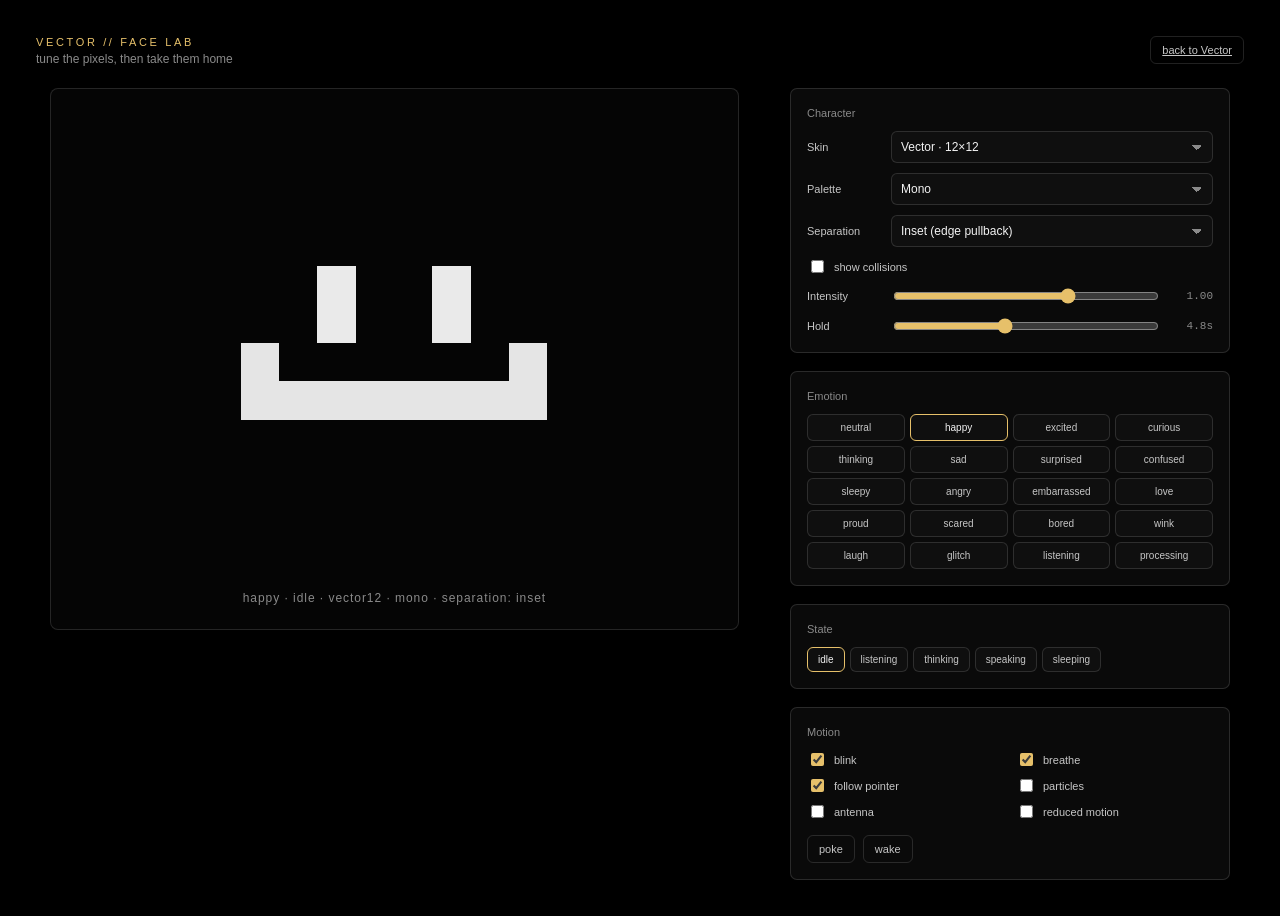
<file: web/lab.html>
<!doctype html>
<html lang="en" data-theme="mono">
<head>
  <meta charset="utf-8" />
  <meta name="viewport" content="width=device-width, initial-scale=1" />
  <title>Vector — Face Lab</title>
  <link rel="icon" href="favicon.svg" type="image/svg+xml" />
  <link rel="stylesheet" href="css/app.css" />
  <link rel="stylesheet" href="css/lab.css" />
</head>
<body class="lab-body">
  <header class="lab-head">
    <div>
      <div class="lab-title">VECTOR // FACE LAB</div>
      <div class="lab-sub">tune the pixels, then take them home</div>
    </div>
    <a class="ghost-btn" href="index.html">back to Vector</a>
  </header>

  <main class="lab-main">
    <section class="lab-stage">
      <div class="character-wrap lab-character-wrap" id="lab-character-wrap">
        <div class="character-glow" id="lab-glow" aria-hidden="true"></div>
        <canvas id="lab-character" width="256" height="256" aria-label="Character preview"></canvas>
      </div>
      <div class="lab-status" id="lab-status">neutral · idle</div>
    </section>

    <aside class="lab-panel">
      <section class="lab-section">
        <div class="section-title">Character</div>
        <div class="lab-row">
          <label class="field-label" for="lab-skin">Skin</label>
          <select id="lab-skin">
            <option value="vector12">Vector · 12×12</option>
            <option value="lumen16">Lumen · 16×16</option>
            <option value="moss14">MOSS · 14×14</option>
          </select>
        </div>
        <div class="lab-row">
          <label class="field-label" for="lab-palette">Palette</label>
          <select id="lab-palette">
            <option value="mono">Mono</option>
            <option value="mint">Mint</option>
            <option value="paper">Paper</option>
          </select>
        </div>
        <div class="lab-row">
          <label class="field-label" for="lab-separation">Separation</label>
          <select id="lab-separation">
            <option value="inset">Inset (edge pullback)</option>
            <option value="gap">Background gap</option>
            <option value="trim">Trim pixels</option>
            <option value="off">Off</option>
          </select>
        </div>
        <div class="lab-row">
          <label class="lab-check"><input id="lab-collisions" type="checkbox" /> show collisions</label>
        </div>
        <div class="lab-row">
          <label class="field-label" for="lab-intensity">Intensity</label>
          <input id="lab-intensity" type="range" min="0.2" max="1.4" step="0.05" value="1" />
          <span class="range-value" id="lab-intensity-value">1.00</span>
        </div>
        <div class="lab-row">
          <label class="field-label" for="lab-duration">Hold</label>
          <input id="lab-duration" type="range" min="0" max="12000" step="500" value="4800" />
          <span class="range-value" id="lab-duration-value">4.8s</span>
        </div>
      </section>

      <section class="lab-section">
        <div class="section-title">Emotion</div>
        <div class="lab-grid" id="lab-emotions"></div>
      </section>

      <section class="lab-section">
        <div class="section-title">State</div>
        <div class="lab-chips" id="lab-states">
          <button type="button" data-state="idle" class="choice active">idle</button>
          <button type="button" data-state="listening" class="choice">listening</button>
          <button type="button" data-state="thinking" class="choice">thinking</button>
          <button type="button" data-state="speaking" class="choice">speaking</button>
          <button type="button" data-state="sleeping" class="choice">sleeping</button>
        </div>
      </section>

      <section class="lab-section">
        <div class="section-title">Motion</div>
        <div class="lab-toggles">
          <label class="lab-check"><input id="lab-blink" type="checkbox" checked /> blink</label>
          <label class="lab-check"><input id="lab-breathe" type="checkbox" checked /> breathe</label>
          <label class="lab-check"><input id="lab-follow" type="checkbox" checked /> follow pointer</label>
          <label class="lab-check"><input id="lab-particles" type="checkbox" /> particles</label>
          <label class="lab-check"><input id="lab-antenna" type="checkbox" /> antenna</label>
          <label class="lab-check"><input id="lab-reduced" type="checkbox" /> reduced motion</label>
        </div>
        <div class="lab-actions">
          <button class="ghost-btn" id="lab-poke" type="button">poke</button>
          <button class="ghost-btn" id="lab-wake" type="button">wake</button>
        </div>
      </section>
    </aside>
  </main>

  <script type="module" src="js/lab.js"></script>
</body>
</html>
</file>
<file: web/css/app.css>
/* ==========================================================================
   Vector 2 — one stage, one face, one line.
   Flat, monochrome, quiet. The character is the only animated thing.
   ========================================================================== */

:root {
  --font-ui: Arial, "Helvetica Neue", system-ui, -apple-system, sans-serif;
  --font-mono: ui-monospace, "SFMono-Regular", "Cascadia Code", "Roboto Mono", Menlo, Consolas, monospace;
  --ease: cubic-bezier(.2, .7, .2, 1);
  --fast: 140ms var(--ease);
  --slow: 260ms var(--ease);
  --radius: 7px;
  --ui-scale: 1;
  --face-scale: 1;
  --base-face: clamp(220px, 42vmin, 400px);
  --character-size: calc(var(--base-face) * var(--face-scale) * var(--ui-scale));
  --text-reply: calc(clamp(20px, 2.7vmin, 31px) * var(--ui-scale));
  --text-meta: calc(10px * var(--ui-scale));
  --text-small: calc(11px * var(--ui-scale));
  --text-ui: calc(12px * var(--ui-scale));
  --note-font: var(--font-ui);
  --note-font-size: 15px;
  --note-ink: #2b2118;
}

:root,
:root[data-theme="mono"],
:root[data-theme="ink"] {
  --bg: #000000;
  --bg-2: #050505;
  --panel: #0a0a0a;
  --panel-2: #0f0f0f;
  --panel-3: #151515;
  --line: rgba(255, 255, 255, .13);
  --line-strong: rgba(255, 255, 255, .28);
  --text: #f2f2f2;
  --text-2: #c6c6c6;
  --muted: #8a8a8a;
  --accent: #e6c06a;
  --accent-2: #f2f2f2;
  --accent-soft: rgba(230, 192, 106, .09);
  --pink: #c98b8b;
  --blue: #9db8c8;
  --danger: #e07a7a;
  --danger-soft: rgba(224, 122, 122, .09);
  --shadow: none;
  --glow: transparent;
  --bg-glow: transparent;
  --selection: rgba(230, 192, 106, .22);
}

:root[data-theme="mint"] {
  --bg: #050d0b;
  --bg-2: #071512;
  --panel: #0a1a17;
  --panel-2: #0e2320;
  --panel-3: #12302a;
  --line: rgba(125, 255, 196, .15);
  --line-strong: rgba(125, 255, 196, .32);
  --text: #dcfff3;
  --text-2: #a9d3c7;
  --muted: #6e968b;
  --accent: #7dffc4;
  --accent-2: #ffd166;
  --accent-soft: rgba(125, 255, 196, .1);
  --pink: #ff8fa3;
  --blue: #7ad7ff;
  --danger: #ff6b6b;
  --danger-soft: rgba(255, 107, 107, .1);
  --selection: rgba(125, 255, 196, .24);
}

:root[data-theme="paper"] {
  --bg: #f3ecdf;
  --bg-2: #ece2d1;
  --panel: #fbf6ec;
  --panel-2: #f4eadb;
  --panel-3: #ece0cd;
  --line: rgba(58, 42, 30, .15);
  --line-strong: rgba(58, 42, 30, .3);
  --text: #2b2118;
  --text-2: #544436;
  --muted: #857363;
  --accent: #b04a32;
  --accent-2: #2d7f74;
  --accent-soft: rgba(176, 74, 50, .08);
  --pink: #cf5f76;
  --blue: #3b7896;
  --danger: #b9382f;
  --danger-soft: rgba(185, 56, 47, .08);
  --selection: rgba(176, 74, 50, .16);
}

* {
  box-sizing: border-box;
}

html,
body {
  height: 100%;
  margin: 0;
}

body {
  background: var(--bg);
  color: var(--text);
  font-family: var(--font-ui);
  overflow: hidden;
  -webkit-font-smoothing: antialiased;
  text-rendering: optimizeLegibility;
}

::selection {
  background: var(--selection);
}

button,
input,
select,
textarea {
  font: inherit;
  color: inherit;
}

button {
  cursor: pointer;
}

button:focus-visible,
input:focus-visible,
select:focus-visible,
textarea:focus-visible,
[tabindex]:focus-visible {
  outline: 1px solid var(--accent);
  outline-offset: 3px;
}

[hidden] {
  display: none !important;
}

.svg-sprite {
  position: absolute;
  width: 0;
  height: 0;
  overflow: hidden;
}

.app {
  position: fixed;
  inset: 0;
}

.stage {
  position: relative;
  height: 100dvh;
  width: 100%;
  display: flex;
  flex-direction: column;
  align-items: center;
  justify-content: flex-end;
  padding: clamp(16px, 2.6vw, 36px);
  overflow: hidden;
}

/* --------------------------------------------------------------------------
   Corners
   -------------------------------------------------------------------------- */

.corner {
  position: absolute;
  top: clamp(14px, 2.4vh, 24px);
  display: flex;
  align-items: center;
  gap: 4px;
  z-index: 6;
}

.top-left {
  left: clamp(14px, 2.4vw, 24px);
}

.top-right {
  right: clamp(14px, 2.4vw, 24px);
}

body:not([data-experience="study"]) .study-only,
body:not([data-experience="study"]) .notes-layer {
  display: none !important;
}

.study-menu {
  position: absolute;
  top: calc(clamp(14px, 2.4vh, 24px) + calc(40px * var(--ui-scale)));
  right: clamp(14px, 2.4vw, 24px);
  z-index: 25;
  display: flex;
  flex-direction: column;
  min-width: 176px;
  padding: 6px;
  border: 1px solid var(--line);
  border-radius: 8px;
  background: var(--panel);
  box-shadow: var(--shadow);
}

.study-menu[hidden] {
  display: none;
}

.study-menu button {
  display: flex;
  align-items: center;
  gap: 9px;
  border: 0;
  border-radius: 5px;
  background: transparent;
  color: var(--text-2);
  padding: 8px 10px;
  text-align: left;
  font-size: var(--text-ui);
}

.study-menu button:hover {
  background: var(--accent-soft);
  color: var(--text);
}

.study-menu svg {
  width: 15px;
  height: 15px;
  fill: none;
  stroke: currentColor;
  stroke-width: 1.7;
  stroke-linecap: round;
  stroke-linejoin: round;
  opacity: .8;
}

.icon-btn {
  position: relative;
  width: calc(34px * var(--ui-scale));
  height: calc(34px * var(--ui-scale));
  display: grid;
  place-items: center;
  border: 0;
  border-radius: 6px;
  background: transparent;
  color: var(--muted);
  opacity: .42;
  transition: opacity .2s var(--ease), color .2s var(--ease), background .2s var(--ease);
}

.icon-btn:hover,
.icon-btn:focus-visible {
  opacity: 1;
  color: var(--text);
  background: var(--accent-soft);
}

.icon-btn svg {
  width: 17px;
  height: 17px;
  fill: none;
  stroke: currentColor;
  stroke-width: 1.7;
  stroke-linecap: round;
  stroke-linejoin: round;
}

.icon-btn.small {
  width: calc(28px * var(--ui-scale));
  height: calc(28px * var(--ui-scale));
}

.icon-btn.small svg {
  width: 14px;
  height: 14px;
}

body.idle .icon-btn {
  opacity: .16;
}

body.idle .icon-btn:hover,
body.idle .icon-btn:focus-visible {
  opacity: 1;
}

.text-btn {
  border: 0;
  background: transparent;
  color: var(--muted);
  font-size: var(--text-meta);
  letter-spacing: .12em;
  padding: 7px 8px;
  border-radius: 6px;
  opacity: .46;
  transition: opacity .2s var(--ease), color .2s var(--ease), background .2s var(--ease);
}

.text-btn:hover,
.text-btn:focus-visible {
  opacity: 1;
  color: var(--text);
  background: var(--accent-soft);
}

body.idle .text-btn {
  opacity: .16;
}

/* The mic is a plain status control: white when listening, gray when off. */
.mic-btn .icon-off {
  display: none;
}

.mic-btn[data-active="false"] .icon-on {
  display: none;
}

.mic-btn[data-active="false"] .icon-off {
  display: block;
}

.mic-btn[data-active="false"] {
  color: var(--muted);
  opacity: .66;
}

.mic-dot {
  position: absolute;
  top: 7px;
  right: 7px;
  width: 4px;
  height: 4px;
  border-radius: 50%;
  background: var(--muted);
  transition: background .2s var(--ease);
}

.mic-btn[data-active="true"] .mic-dot {
  background: var(--text);
}

.mic-btn[data-active="false"] .mic-dot {
  background: #5a5a5a;
}

/* --------------------------------------------------------------------------
   Center: character
   -------------------------------------------------------------------------- */

.center {
  position: absolute;
  left: 50%;
  top: 50%;
  transform: translate(-50%, -50%);
  display: flex;
  flex-direction: column;
  align-items: center;
  justify-content: center;
  gap: 10px;
  min-height: 0;
}

.character-wrap {
  position: relative;
  width: var(--character-size);
  height: var(--character-size);
  flex: 0 0 auto;
}

.character-glow {
  display: none;
  position: absolute;
  inset: 12%;
  border-radius: 50%;
  background: radial-gradient(circle, var(--face-glow, #ffffff) 0%, transparent 68%);
  opacity: .12;
  filter: blur(36px);
  transform: scale(1.1);
  pointer-events: none;
}

.character-wrap.glow .character-glow {
  display: block;
}

#character,
#lab-character {
  position: relative;
  display: block;
  width: 100%;
  height: 100%;
  image-rendering: pixelated;
  image-rendering: crisp-edges;
  cursor: pointer;
  user-select: none;
  -webkit-user-select: none;
  touch-action: manipulation;
}

.character-meta {
  display: flex;
  flex-direction: column;
  align-items: center;
  min-height: 0;
}

/* --------------------------------------------------------------------------
   Study notes
   -------------------------------------------------------------------------- */

.notes-layer {
  position: absolute;
  inset: 0;
  z-index: 4;
  overflow: hidden;
  pointer-events: none;
}

.note {
  --note-bg: #e8d8a8;
  position: absolute;
  display: flex;
  flex-direction: column;
  width: min(var(--note-width, 220px), calc(100vw - 24px));
  max-width: calc(100vw - 24px);
  border: 1px solid rgba(0, 0, 0, .16);
  border-radius: 4px;
  background: var(--note-bg);
  color: var(--note-ink);
  box-shadow: 0 7px 22px rgba(0, 0, 0, .18);
  font-family: var(--note-font);
  font-size: var(--note-font-size);
  line-height: 1.4;
  pointer-events: auto;
  overflow: hidden;
}

.note.amber { --note-bg: #e8d8a8; }
.note.mint { --note-bg: #cfe8d8; }
.note.rose { --note-bg: #e8cfd2; }
.note.paper { --note-bg: #ece2d1; }

.note.dragging {
  box-shadow: 0 14px 34px rgba(0, 0, 0, .26);
  opacity: .96;
}

.note-head {
  display: flex;
  align-items: center;
  gap: 1px;
  padding: 3px 4px 2px 7px;
  background: rgba(0, 0, 0, .045);
  cursor: grab;
  touch-action: none;
}

.note-head:active {
  cursor: grabbing;
}

.note-grip {
  flex: 1;
  height: 12px;
  opacity: .3;
  background-image: radial-gradient(currentColor 1px, transparent 1px);
  background-size: 5px 5px;
  background-position: 0 3px;
}

.note-btn {
  display: grid;
  width: 22px;
  height: 22px;
  place-items: center;
  border: 0;
  border-radius: 4px;
  background: transparent;
  color: inherit;
  opacity: .5;
  padding: 0;
}

.note-btn:hover,
.note-btn.active {
  background: rgba(0, 0, 0, .07);
  opacity: 1;
}

.note-btn svg {
  width: 13px;
  height: 13px;
  fill: none;
  stroke: currentColor;
  stroke-width: 1.8;
  stroke-linecap: round;
  stroke-linejoin: round;
}

.note-color {
  width: 18px;
  height: 18px;
}

.note-color span {
  width: 10px;
  height: 10px;
  border: 1px solid currentColor;
  border-radius: 50%;
  background: var(--note-bg);
  opacity: .8;
}

.note-body {
  width: 100%;
  min-height: 64px;
  max-height: 260px;
  border: 0;
  outline: 0;
  background: transparent;
  color: inherit;
  padding: 3px 10px 10px;
  font: inherit;
  line-height: 1.4;
  resize: none;
  overflow-y: auto;
}

.note-body::placeholder {
  color: inherit;
  opacity: .38;
}

.status-line {
  min-height: 1.1em;
  font-size: var(--text-small);
  color: var(--muted);
  opacity: 0;
  transition: opacity .25s var(--ease), color .25s var(--ease);
}

body[data-state="listening"] .status-line,
body[data-state="thinking"] .status-line,
body[data-state="speaking"] .status-line,
body[data-state="holding"] .status-line,
body[data-state="sleeping"] .status-line,
body[data-state="error"] .status-line {
  opacity: .7;
}

body[data-state="listening"] .status-line,
body[data-state="speaking"] .status-line {
  color: var(--text-2);
}

body[data-state="error"] .status-line {
  color: var(--danger);
  opacity: .95;
}

/* --------------------------------------------------------------------------
   Dock: one line
   -------------------------------------------------------------------------- */

.dock {
  position: relative;
  z-index: 5;
  width: min(840px, 100%);
  display: flex;
  flex-direction: column;
  align-items: center;
  gap: 6px;
  padding-bottom: clamp(6px, 1.8vh, 20px);
}

.hint {
  min-height: 1.2em;
  max-width: 72ch;
  font-size: var(--text-small);
  color: var(--muted);
  text-align: center;
  opacity: 0;
  transition: opacity .2s var(--ease);
}

.hint.show {
  opacity: .8;
}

.hint.danger {
  color: var(--danger);
  opacity: .95;
}

.text-stack {
  width: 100%;
  display: grid;
  place-items: center;
  min-height: calc(34px * var(--ui-scale));
}

#input,
.reply-text {
  width: 100%;
  max-width: min(74ch, 100%);
  padding: 5px 0;
  border: 0;
  outline: 0;
  background: transparent;
  color: var(--text);
  text-align: center;
  font-family: var(--font-ui);
  font-size: var(--text-reply);
  line-height: 1.38;
  letter-spacing: -.005em;
}

#input {
  resize: none;
  overflow-y: hidden;
  max-height: 34vh;
  caret-color: var(--accent);
}

#input::placeholder {
  color: var(--muted);
  opacity: .5;
}

#reply {
  width: 100%;
  max-width: min(74ch, 100%);
  display: flex;
  flex-direction: column;
  align-items: center;
  gap: 7px;
  cursor: pointer;
  max-height: 44vh;
}

.reply-text {
  white-space: pre-wrap;
  overflow-y: auto;
  max-height: 34vh;
  scrollbar-width: thin;
}

.reply-measure {
  position: absolute;
  left: -9999px;
  top: 0;
  max-height: none;
  overflow: visible;
  visibility: hidden;
  pointer-events: none;
}

#reply.streaming #reply-text::after {
  content: "";
  display: inline-block;
  width: .5ch;
  height: 1em;
  margin-left: .12em;
  background: var(--text-2);
  vertical-align: -.12em;
  animation: caret 1s steps(1) infinite;
}

.reply-foot {
  display: flex;
  align-items: center;
  justify-content: center;
  flex-wrap: wrap;
  gap: 7px;
  width: 100%;
  font-size: var(--text-meta);
  color: var(--muted);
}

.reply-foot[hidden] {
  display: none;
}

.reply-nav,
.reply-copy,
.reply-new {
  border: 0;
  background: transparent;
  color: var(--muted);
  padding: 2px 4px;
  font-size: var(--text-meta);
  line-height: 1;
  cursor: pointer;
}

.reply-nav {
  font-size: calc(15px * var(--ui-scale));
}

.reply-nav:hover,
.reply-copy:hover,
.reply-new:hover {
  color: var(--text);
}

.reply-nav:disabled {
  opacity: .3;
  cursor: default;
}

.reply-page {
  min-width: 4.2em;
  text-align: center;
  font-family: var(--font-mono);
}

.reply-dots {
  display: flex;
  align-items: center;
  gap: 4px;
}

.reply-dot {
  width: 5px;
  height: 5px;
  padding: 0;
  border: 0;
  border-radius: 50%;
  background: var(--line-strong);
  cursor: pointer;
}

.reply-dot.active {
  background: var(--accent);
}

.reply-new {
  color: var(--accent);
  animation: pulse 1.6s ease-in-out infinite;
}

.reply-actions {
  display: inline-flex;
  gap: 2px;
  margin-left: 4px;
}

.dock-meta {
  display: flex;
  align-items: center;
  justify-content: center;
  gap: 14px;
  min-height: calc(18px * var(--ui-scale));
  font-size: var(--text-meta);
  color: var(--muted);
  opacity: 0;
  transition: opacity .2s var(--ease);
}

.dock:hover .dock-meta,
.dock:focus-within .dock-meta {
  opacity: .7;
}

.modes {
  display: flex;
  align-items: center;
  gap: 8px;
}

.modes button {
  border: 0;
  background: transparent;
  color: var(--muted);
  padding: 1px 0;
  font-size: var(--text-meta);
  transition: color .2s var(--ease);
}

.modes button:hover {
  color: var(--text-2);
}

.modes button.active {
  color: var(--text);
}

.pending {
  color: var(--accent);
  max-width: 40ch;
  overflow: hidden;
  text-overflow: ellipsis;
  white-space: nowrap;
}

.send-hint {
  color: var(--muted);
}

/* --------------------------------------------------------------------------
   Generic buttons
   -------------------------------------------------------------------------- */

.ghost-btn,
.primary-btn {
  border-radius: 6px;
  border: 1px solid var(--line);
  background: transparent;
  color: var(--text-2);
  font-size: var(--text-small);
  padding: 7px 11px;
  transition: border-color .2s var(--ease), color .2s var(--ease), background .2s var(--ease);
}

.ghost-btn:hover {
  border-color: var(--line-strong);
  color: var(--text);
  background: var(--accent-soft);
}

.ghost-btn.danger {
  color: var(--danger);
}

.ghost-btn.danger:hover {
  border-color: var(--danger);
  background: var(--danger-soft);
}

.primary-btn {
  border-color: var(--accent);
  background: var(--accent);
  color: #0a0a0a;
  font-weight: 600;
  padding: 9px 15px;
}

.primary-btn:hover {
  filter: brightness(1.05);
}

.link-btn {
  border: 0;
  background: transparent;
  color: var(--muted);
  font-size: var(--text-small);
  padding: 4px 0;
  text-decoration: underline;
  text-underline-offset: 3px;
  text-decoration-color: var(--line-strong);
}

.link-btn:hover {
  color: var(--text);
}

/* --------------------------------------------------------------------------
   Backdrop and drawers
   -------------------------------------------------------------------------- */

.backdrop {
  position: fixed;
  inset: 0;
  z-index: 30;
  background: rgba(0, 0, 0, .45);
  opacity: 0;
  transition: opacity .22s var(--ease);
}

.backdrop.open {
  opacity: 1;
}

.drawer {
  position: fixed;
  top: 0;
  right: 0;
  z-index: 40;
  height: 100dvh;
  width: min(460px, 94vw);
  display: flex;
  flex-direction: column;
  background: var(--panel);
  border-left: 1px solid var(--line);
  transform: translateX(102%);
  transition: transform .26s var(--ease);
}

.drawer.open {
  transform: none;
}

.history-drawer {
  width: min(430px, 94vw);
}

.vocab-drawer {
  width: min(460px, 94vw);
}

.vocab-body {
  display: flex;
  flex-direction: column;
  gap: 14px;
}

.vocab-form {
  display: flex;
  flex-direction: column;
  gap: 8px;
  padding-bottom: 15px;
  border-bottom: 1px solid var(--line);
}

.vocab-form input,
.vocab-form textarea,
.vocab-tools input {
  width: 100%;
  border: 1px solid var(--line);
  border-radius: 6px;
  background: var(--panel-2);
  color: var(--text);
  padding: 8px 9px;
  font-size: var(--text-ui);
  font-family: var(--font-ui);
}

.vocab-form textarea {
  min-height: 42px;
  resize: vertical;
  line-height: 1.45;
}

.vocab-form input:focus,
.vocab-form textarea:focus,
.vocab-tools input:focus {
  border-color: var(--line-strong);
  outline: none;
}

.vocab-form-actions,
.vocab-tools {
  display: flex;
  align-items: center;
  gap: 8px;
}

.vocab-form-actions .primary-btn {
  flex: 0 0 auto;
}

.vocab-tools input {
  flex: 1;
  min-width: 0;
}

.vocab-count {
  flex: 0 0 auto;
  font-family: var(--font-mono);
  font-size: var(--text-meta);
  color: var(--muted);
}

.vocab-list {
  display: flex;
  flex-direction: column;
  gap: 8px;
}

.vocab-item {
  border: 1px solid var(--line);
  border-radius: 6px;
  background: var(--panel-2);
  padding: 9px 11px;
}

.vocab-item-head {
  display: flex;
  align-items: baseline;
  gap: 8px;
}

.vocab-term {
  font-size: var(--text-ui);
  font-weight: 600;
}

.vocab-lang,
.vocab-date {
  font-family: var(--font-mono);
  font-size: var(--text-meta);
  color: var(--muted);
}

.vocab-item-actions {
  display: flex;
  gap: 2px;
  margin-left: auto;
  opacity: .45;
  transition: opacity .2s var(--ease);
}

.vocab-item:hover .vocab-item-actions,
.vocab-item:focus-within .vocab-item-actions {
  opacity: 1;
}

.vocab-item-actions button {
  border: 0;
  background: transparent;
  color: var(--muted);
  padding: 1px 4px;
  font-size: var(--text-meta);
}

.vocab-item-actions button:hover {
  color: var(--text);
}

.vocab-meaning,
.vocab-example {
  margin-top: 4px;
  white-space: pre-wrap;
}

.vocab-meaning {
  color: var(--text-2);
  font-size: var(--text-small);
}

.vocab-example {
  color: var(--muted);
  font-size: var(--text-meta);
  font-style: italic;
}

.vocab-empty {
  display: none;
}

.vocab-empty.show {
  display: block;
}

.vocab-actions {
  margin-bottom: 15px;
}

.drawer-head {
  display: flex;
  align-items: flex-start;
  justify-content: space-between;
  gap: 12px;
  padding: 20px 20px 13px;
  border-bottom: 1px solid var(--line);
}

.drawer-title {
  font-size: calc(16px * var(--ui-scale));
  font-weight: 600;
}

.drawer-sub {
  margin-top: 3px;
  font-size: var(--text-small);
  color: var(--muted);
}

.head-actions {
  display: flex;
  align-items: center;
  gap: 2px;
}

.tabs {
  display: flex;
  flex-wrap: wrap;
  gap: 2px;
  padding: 10px 16px 0;
}

.tab {
  border: 0;
  border-bottom: 1px solid transparent;
  background: transparent;
  color: var(--muted);
  padding: 7px 8px;
  font-size: var(--text-small);
  transition: color .2s var(--ease), border-color .2s var(--ease);
}

.tab:hover {
  color: var(--text-2);
}

.tab.active {
  color: var(--text);
  border-bottom-color: var(--accent);
}

.drawer-body {
  flex: 1;
  overflow-y: auto;
  padding: 18px 20px 26px;
  scrollbar-width: thin;
}

.drawer-foot {
  display: flex;
  align-items: center;
  flex-wrap: wrap;
  gap: 8px;
  padding: 13px 16px;
  border-top: 1px solid var(--line);
}

.save-state {
  margin-left: auto;
  min-height: 1em;
  font-size: var(--text-meta);
  color: var(--muted);
  opacity: 0;
  transition: opacity .2s var(--ease);
}

.save-state.show {
  opacity: .8;
}

/* --------------------------------------------------------------------------
   Settings fields
   -------------------------------------------------------------------------- */

.section-title {
  margin: 2px 0 12px;
  font-size: var(--text-small);
  color: var(--muted);
}

.field {
  display: flex;
  flex-direction: column;
  gap: 6px;
  margin-bottom: 15px;
}

.field > label,
.field-label {
  font-size: var(--text-small);
  color: var(--text-2);
}

.field-row {
  display: flex;
  align-items: center;
  gap: 10px;
}

.field-row > * {
  min-width: 0;
}

input[type="text"],
input[type="number"],
input[type="password"],
select,
textarea.settings-input {
  width: 100%;
  border: 1px solid var(--line);
  border-radius: 6px;
  background: var(--panel-2);
  color: var(--text);
  padding: 8px 9px;
  font-size: var(--text-ui);
  transition: border-color .2s var(--ease);
}

input[type="text"]:focus,
input[type="number"]:focus,
input[type="password"]:focus,
select:focus,
textarea.settings-input:focus {
  border-color: var(--line-strong);
  outline: none;
}

select {
  appearance: none;
  background-image: linear-gradient(45deg, transparent 50%, var(--muted) 50%),
    linear-gradient(135deg, var(--muted) 50%, transparent 50%);
  background-position: calc(100% - 15px) 50%, calc(100% - 10px) 50%;
  background-size: 5px 5px, 5px 5px;
  background-repeat: no-repeat;
  padding-right: 28px;
}

option {
  background: var(--panel-2);
  color: var(--text);
}

input[type="range"] {
  width: 100%;
  accent-color: var(--accent);
}

.range-row {
  display: flex;
  align-items: center;
  gap: 10px;
}

.range-value {
  min-width: 42px;
  text-align: right;
  font-family: var(--font-mono);
  font-size: var(--text-small);
  color: var(--muted);
}

.hint-text {
  font-size: var(--text-small);
  line-height: 1.45;
  color: var(--muted);
}

.toggle {
  position: relative;
  display: inline-flex;
  align-items: center;
  cursor: pointer;
}

.toggle input {
  position: absolute;
  opacity: 0;
  width: 0;
  height: 0;
}

.toggle .track {
  width: 34px;
  height: 18px;
  border-radius: 999px;
  background: var(--panel-3);
  border: 1px solid var(--line);
  transition: background .2s var(--ease), border-color .2s var(--ease);
  display: inline-flex;
  align-items: center;
  padding: 2px;
}

.toggle .track span {
  width: 12px;
  height: 12px;
  border-radius: 50%;
  background: var(--muted);
  transition: transform .2s var(--ease), background .2s var(--ease);
}

.toggle input:checked + .track {
  border-color: var(--accent);
}

.toggle input:checked + .track span {
  transform: translateX(16px);
  background: var(--accent);
}

.toggle input:focus-visible + .track {
  outline: 1px solid var(--accent);
  outline-offset: 3px;
}

.inline-toggle {
  display: flex;
  align-items: center;
  justify-content: space-between;
  gap: 12px;
  padding: 4px 0;
}

.color-grid {
  display: grid;
  grid-template-columns: repeat(2, minmax(0, 1fr));
  gap: 8px;
}

.color-field {
  display: flex;
  align-items: center;
  justify-content: space-between;
  gap: 8px;
  padding: 6px 8px;
  border: 1px solid var(--line);
  border-radius: 6px;
  background: var(--panel-2);
  font-size: var(--text-small);
  color: var(--text-2);
}

.color-field input[type="color"] {
  width: 24px;
  height: 22px;
  padding: 0;
  border: 1px solid var(--line-strong);
  border-radius: 3px;
  background: transparent;
  cursor: pointer;
}

.facts {
  display: flex;
  flex-direction: column;
  gap: 5px;
  margin-top: 8px;
}

.fact {
  display: flex;
  align-items: center;
  justify-content: space-between;
  gap: 10px;
  padding: 7px 9px;
  border: 1px solid var(--line);
  border-radius: 6px;
  background: var(--panel-2);
  font-size: var(--text-small);
  color: var(--text-2);
}

.fact button {
  border: 0;
  background: transparent;
  color: var(--muted);
  font-size: 14px;
  line-height: 1;
}

.fact button:hover {
  color: var(--danger);
}

.fact-add {
  display: flex;
  gap: 6px;
  margin-top: 8px;
}

.fact-add input {
  flex: 1;
}

/* --------------------------------------------------------------------------
   History
   -------------------------------------------------------------------------- */

.history-list {
  flex: 1;
  overflow-y: auto;
  padding: 16px 20px 28px;
  display: flex;
  flex-direction: column;
  gap: 16px;
  scrollbar-width: thin;
}

.msg {
  display: flex;
  flex-direction: column;
  gap: 4px;
}

.msg.user {
  align-items: flex-end;
  text-align: right;
}

.msg-meta {
  display: flex;
  align-items: center;
  gap: 6px;
  font-size: var(--text-meta);
  color: var(--muted);
}

.msg-body {
  font-size: var(--text-ui);
  line-height: 1.5;
  color: var(--text);
  white-space: pre-wrap;
  overflow-wrap: anywhere;
}

.msg.user .msg-body {
  color: var(--accent);
}

.msg-emotions {
  display: flex;
  flex-wrap: wrap;
  gap: 4px;
}

.emotion-chip {
  border: 1px solid var(--line);
  border-radius: 4px;
  background: transparent;
  color: var(--muted);
  font-size: var(--text-meta);
  padding: 1px 6px;
  transition: color .2s var(--ease), border-color .2s var(--ease);
}

.emotion-chip:hover {
  color: var(--text);
  border-color: var(--line-strong);
}

.empty-state {
  padding: 48px 24px;
  text-align: center;
  font-size: var(--text-ui);
  color: var(--muted);
}

/* --------------------------------------------------------------------------
   Debug console
   -------------------------------------------------------------------------- */

.debug {
  position: fixed;
  inset: clamp(10px, 2vw, 26px);
  z-index: 60;
  background: #050505;
  border: 1px solid var(--line);
  border-radius: 8px;
  overflow: hidden;
}

.debug-window {
  display: flex;
  flex-direction: column;
  height: 100%;
  min-height: 0;
}

.debug-head {
  display: flex;
  align-items: center;
  justify-content: space-between;
  gap: 12px;
  padding: 10px 13px;
  border-bottom: 1px solid var(--line);
}

.debug-title {
  display: flex;
  align-items: center;
  gap: 8px;
  font-family: var(--font-mono);
  font-size: 10px;
  color: var(--text-2);
}

.debug-dot {
  width: 5px;
  height: 5px;
  border-radius: 50%;
  background: var(--text-2);
}

.debug-version {
  color: var(--muted);
}

.debug-actions {
  display: flex;
  align-items: center;
  gap: 4px;
}

.debug-actions .ghost-btn {
  font-family: var(--font-mono);
  font-size: 9px;
  padding: 4px 7px;
}

.debug-body {
  flex: 1;
  display: flex;
  min-height: 0;
}

.debug-tabs {
  width: 104px;
  flex: 0 0 auto;
  display: flex;
  flex-direction: column;
  gap: 2px;
  padding: 7px;
  border-right: 1px solid var(--line);
  overflow-y: auto;
}

.debug-tab {
  border: 0;
  background: transparent;
  color: var(--muted);
  text-align: left;
  padding: 5px 7px;
  border-radius: 4px;
  font-family: var(--font-mono);
  font-size: 10px;
}

.debug-tab:hover {
  color: var(--text-2);
}

.debug-tab.active {
  color: var(--text);
  background: var(--panel-2);
}

.debug-content {
  flex: 1;
  min-width: 0;
  overflow: auto;
  padding: 11px 14px;
  font-family: var(--font-mono);
  font-size: 10px;
  line-height: 1.55;
  color: var(--text-2);
  white-space: pre-wrap;
  scrollbar-width: thin;
}

.debug-content .row {
  display: flex;
  gap: 10px;
  padding: 1px 0;
}

.debug-content .time {
  color: var(--muted);
  flex: 0 0 70px;
}

.debug-content .level {
  flex: 0 0 54px;
}

.debug-content .level.WARNING { color: var(--accent); }
.debug-content .level.ERROR,
.debug-content .level.CRITICAL { color: var(--danger); }
.debug-content .level.DEBUG { color: var(--muted); }

.debug-content .msg-line {
  flex: 1;
  overflow-wrap: anywhere;
}

.debug-content .summary {
  color: var(--muted);
  margin-bottom: 10px;
}

.debug-emotions {
  display: grid;
  grid-template-columns: repeat(auto-fill, minmax(84px, 1fr));
  gap: 4px;
  margin-top: 10px;
}

.debug-emotion {
  border: 1px solid var(--line);
  background: var(--panel-2);
  color: var(--text-2);
  border-radius: 4px;
  padding: 5px 6px;
  font-family: var(--font-mono);
  font-size: 9px;
  text-align: left;
}

.debug-emotion:hover {
  border-color: var(--line-strong);
  color: var(--text);
}

.debug-foot {
  padding: 7px 13px;
  border-top: 1px solid var(--line);
  font-family: var(--font-mono);
  font-size: 9px;
  color: var(--muted);
}

/* --------------------------------------------------------------------------
   Onboarding
   -------------------------------------------------------------------------- */

.onboarding {
  position: fixed;
  inset: 0;
  z-index: 70;
  display: grid;
  place-items: center;
  padding: 20px;
  background: rgba(0, 0, 0, .62);
}

.onboard-panel {
  width: min(600px, 100%);
  max-height: calc(100dvh - 40px);
  overflow-y: auto;
  padding: clamp(22px, 4vw, 34px);
  border: 1px solid var(--line);
  border-radius: 9px;
  background: var(--panel);
  scrollbar-width: thin;
}

.onboard-top {
  display: flex;
  align-items: center;
  justify-content: space-between;
  margin-bottom: 18px;
}

.onboard-step-count {
  font-family: var(--font-mono);
  font-size: 10px;
  color: var(--muted);
  letter-spacing: .08em;
}

.onboard-step h1,
.onboard-step h2 {
  margin: 0 0 10px;
  font-size: calc(26px * var(--ui-scale));
  font-weight: 600;
  letter-spacing: -.02em;
}

.onboard-step h2 {
  font-size: calc(19px * var(--ui-scale));
}

.onboard-step p {
  margin: 0 0 20px;
  max-width: 48ch;
  color: var(--text-2);
  font-size: var(--text-ui);
  line-height: 1.55;
}

.notice {
  margin-top: 16px;
  padding: 11px 13px;
  border: 1px solid var(--line);
  border-left: 2px solid var(--accent);
  border-radius: 6px;
  background: var(--panel-2);
  color: var(--muted);
  font-size: var(--text-small);
  line-height: 1.5;
}

.notice b {
  display: block;
  margin-bottom: 4px;
  color: var(--text);
  font-weight: 600;
}

.onboard-step .notice p,
.notice p {
  margin: 0;
  max-width: none;
  color: var(--muted);
  font-size: var(--text-small);
  line-height: 1.5;
}

.experience-choice {
  flex: 1;
  min-width: 180px;
  display: flex;
  flex-direction: column;
  align-items: flex-start;
  gap: 4px;
  padding: 13px 14px;
  text-align: left;
}

.experience-choice b {
  font-weight: 600;
}

.experience-choice small {
  color: var(--muted);
  font-size: var(--text-meta);
  line-height: 1.4;
}

.kind-chip {
  padding: 1px 5px;
  border: 1px solid var(--line);
  border-radius: 999px;
  color: var(--accent);
  font-size: 9px;
  letter-spacing: .04em;
  text-transform: uppercase;
}

.onboard-label {
  margin: 18px 0 8px;
  font-size: var(--text-small);
  color: var(--muted);
}

.choice-row {
  display: flex;
  flex-wrap: wrap;
  gap: 7px;
}

.choice {
  border: 1px solid var(--line);
  background: var(--panel-2);
  color: var(--text-2);
  border-radius: 6px;
  padding: 8px 12px;
  font-size: var(--text-ui);
  transition: border-color .2s var(--ease), background .2s var(--ease), color .2s var(--ease);
}

.choice:hover {
  border-color: var(--line-strong);
  color: var(--text);
}

.choice.active {
  border-color: var(--accent);
  color: var(--text);
}

.choice-row.three .choice {
  flex: 1;
  min-width: 140px;
}

.style-choice {
  display: flex;
  flex-direction: column;
  align-items: center;
  gap: 6px;
  padding: 14px 12px;
}

.style-face {
  font-family: var(--font-mono);
  font-size: 22px;
  letter-spacing: .08em;
  color: var(--text);
}

.style-face.small {
  font-size: 18px;
}

.pack-grid {
  display: grid;
  grid-template-columns: repeat(2, minmax(0, 1fr));
  gap: 8px;
}

.pack-choice {
  display: flex;
  flex-direction: column;
  align-items: center;
  gap: 5px;
  min-height: 138px;
  padding: 12px 8px;
  text-align: center;
}

.pack-choice b {
  font-size: var(--text-ui);
  font-weight: 500;
}

.pack-choice small {
  color: var(--muted);
  font-size: var(--text-meta);
  line-height: 1.35;
}

.pack-face {
  width: 72px;
  height: 72px;
  image-rendering: pixelated;
  image-rendering: crisp-edges;
}

.pack-custom-icon {
  display: grid;
  width: 72px;
  height: 72px;
  place-items: center;
  border: 1px dashed var(--line-strong);
  border-radius: 6px;
  color: var(--muted);
  font-size: 26px;
}

.custom-pack {
  display: flex;
  flex-direction: column;
}

.custom-pack .onboard-label {
  margin-top: 12px;
}

textarea.text-area {
  width: 100%;
  border: 1px solid var(--line);
  border-radius: 6px;
  background: var(--panel-2);
  color: var(--text);
  padding: 8px 9px;
  font: inherit;
  font-size: var(--text-ui);
  line-height: 1.45;
  resize: vertical;
}

textarea.text-area:focus {
  border-color: var(--line-strong);
  outline: none;
}

.theme-choice {
  display: inline-flex;
  align-items: center;
  gap: 7px;
}

.swatch {
  width: 12px;
  height: 12px;
  border-radius: 50%;
  border: 1px solid var(--line-strong);
  display: inline-block;
}

.swatch.mono { background: #000000; }
.swatch.ink { background: #000000; }
.swatch.mint { background: #0e2320; }
.swatch.paper { background: #f3ecdf; }

.check-list {
  display: flex;
  flex-direction: column;
  gap: 6px;
}

.check-row {
  display: flex;
  align-items: center;
  gap: 12px;
  padding: 9px 11px;
  border: 1px solid var(--line);
  border-radius: 6px;
  background: var(--panel-2);
}

.check-row b {
  display: block;
  font-size: var(--text-ui);
  font-weight: 500;
}

.check-row small {
  display: block;
  margin-top: 2px;
  font-size: var(--text-meta);
  color: var(--muted);
}

.check-icon {
  width: 20px;
  height: 20px;
  display: grid;
  place-items: center;
  border-radius: 50%;
  border: 1px solid var(--line);
  color: var(--muted);
  font-size: 10px;
  flex: 0 0 auto;
}

.check-icon.ok {
  border-color: var(--accent);
  color: var(--accent);
}

.check-icon.bad {
  border-color: var(--danger);
  color: var(--danger);
}

.check-icon.loading {
  border-color: var(--muted);
  color: var(--muted);
  animation: pulse 1.2s ease-in-out infinite;
}

.onboard-links {
  display: flex;
  flex-wrap: wrap;
  gap: 14px;
  margin-top: 14px;
}

.onboard-foot {
  display: flex;
  align-items: center;
  justify-content: space-between;
  gap: 12px;
  margin-top: 24px;
  padding-top: 16px;
  border-top: 1px solid var(--line);
}

.onboard-nav {
  display: flex;
  gap: 8px;
}

/* --------------------------------------------------------------------------
   Toasts
   -------------------------------------------------------------------------- */

.toasts {
  position: fixed;
  left: 50%;
  bottom: calc(18px * var(--ui-scale));
  z-index: 80;
  display: flex;
  flex-direction: column-reverse;
  align-items: center;
  gap: 5px;
  transform: translateX(-50%);
  pointer-events: none;
}

.toast {
  max-width: min(520px, 90vw);
  padding: 7px 12px;
  border: 1px solid var(--line);
  border-radius: 5px;
  background: var(--panel);
  color: var(--text-2);
  font-size: var(--text-small);
  animation: toast-in .18s var(--ease);
}

.toast.error {
  border-color: var(--danger);
  color: var(--danger);
}

.toast.good {
  border-color: var(--accent);
  color: var(--accent);
}

/* --------------------------------------------------------------------------
   States and motion
   -------------------------------------------------------------------------- */

body.reconnecting .mic-dot {
  background: var(--accent);
  animation: pulse 1.2s ease-in-out infinite;
}

body.generating #input {
  opacity: .4;
}

body.generating #reply {
  cursor: pointer;
}

@keyframes caret {
  0%, 49% { opacity: 1; }
  50%, 100% { opacity: 0; }
}

@keyframes pulse {
  0%, 100% { opacity: .4; }
  50% { opacity: 1; }
}

@keyframes toast-in {
  from { opacity: 0; transform: translateY(4px); }
  to { opacity: 1; transform: none; }
}

@media (max-width: 720px) {
  :root {
    --base-face: clamp(190px, 52vmin, 340px);
    --text-reply: calc(clamp(18px, 5.2vmin, 27px) * var(--ui-scale));
  }

  .stage {
    padding: 14px;
  }

  .center {
    top: 47%;
    gap: 6px;
  }

  .dock {
    width: 100%;
    padding-bottom: 10px;
  }

  .dock-meta {
    flex-wrap: wrap;
    gap: 8px;
  }

  .onboard-panel {
    border-radius: 7px;
  }

  .debug-tabs {
    width: 82px;
  }

  .debug-content {
    padding: 9px 10px;
    font-size: 9px;
  }
}

@media (max-height: 620px) {
  :root {
    --base-face: clamp(160px, 38vmin, 280px);
  }

  .center {
    gap: 4px;
  }

  .character-meta {
    min-height: 0;
  }

  .dock {
    gap: 3px;
  }
}

@media (prefers-reduced-motion: reduce) {
  *,
  *::before,
  *::after {
    animation-duration: .01ms !important;
    animation-iteration-count: 1 !important;
    transition-duration: .01ms !important;
    scroll-behavior: auto !important;
  }
}

body.reduced-motion .character-glow {
  display: none;
}

body.reduced-motion #reply.streaming #reply-text::after {
  animation: none;
  opacity: .6;
}

body.reduced-motion .reply-new {
  animation: none;
}

@media (max-width: 560px) {
  .pack-grid {
    grid-template-columns: 1fr;
  }

  .pack-choice {
    flex-direction: row;
    min-height: 0;
    text-align: left;
  }

  .pack-choice small {
    margin-left: auto;
    max-width: 42%;
  }
}
</file>
<file: web/css/lab.css>
.lab-body {
  min-height: 100dvh;
  height: auto;
  overflow: auto;
  padding: clamp(16px, 3vw, 36px);
}

.lab-head {
  display: flex;
  align-items: flex-start;
  justify-content: space-between;
  gap: 16px;
  margin-bottom: 22px;
}

.lab-title {
  font-size: 11px;
  letter-spacing: .24em;
  color: var(--accent);
}

.lab-sub {
  margin-top: 4px;
  font-size: 12px;
  color: var(--muted);
}

.lab-main {
  display: grid;
  grid-template-columns: minmax(280px, 1fr) minmax(360px, 440px);
  gap: clamp(24px, 4vw, 56px);
  align-items: start;
  max-width: 1180px;
  margin: 0 auto;
}

.lab-stage {
  display: flex;
  flex-direction: column;
  align-items: center;
  justify-content: center;
  gap: 18px;
  min-height: 60vh;
  padding: 24px;
  border: 1px solid var(--line);
  border-radius: 8px;
  background: var(--bg-2);
  position: sticky;
  top: 20px;
}

.lab-character-wrap {
  width: min(460px, 100%);
  height: auto;
  aspect-ratio: 1 / 1;
}

.lab-status {
  font-size: 12px;
  letter-spacing: .08em;
  color: var(--muted);
}

.lab-panel {
  display: flex;
  flex-direction: column;
  gap: 18px;
}

.lab-section {
  padding: 16px;
  border: 1px solid var(--line);
  border-radius: 7px;
  background: var(--panel);
}

.lab-row {
  display: flex;
  align-items: center;
  gap: 10px;
  margin-bottom: 10px;
}

.lab-row:last-child {
  margin-bottom: 0;
}

.lab-row .field-label {
  flex: 0 0 74px;
}

.lab-row select {
  flex: 1;
}

.lab-row input[type="range"] {
  flex: 1;
}

.lab-grid {
  display: grid;
  grid-template-columns: repeat(auto-fill, minmax(82px, 1fr));
  gap: 5px;
}

.lab-grid .choice {
  padding: 7px 6px;
  font-size: 10px;
  text-transform: lowercase;
}

.lab-chips {
  display: flex;
  flex-wrap: wrap;
  gap: 5px;
}

.lab-chips .choice {
  padding: 6px 10px;
  font-size: 10px;
}

.lab-toggles {
  display: grid;
  grid-template-columns: repeat(2, minmax(0, 1fr));
  gap: 7px 12px;
  margin-bottom: 14px;
}

.lab-check {
  display: flex;
  align-items: center;
  gap: 7px;
  font-size: 11px;
  color: var(--text-2);
}

.lab-check input {
  accent-color: var(--accent);
}

.lab-actions {
  display: flex;
  gap: 8px;
}

@media (max-width: 860px) {
  .lab-main {
    grid-template-columns: 1fr;
  }

  .lab-stage {
    position: static;
    min-height: 46vh;
  }

  .lab-character-wrap {
    width: min(360px, 62vmin);
    height: min(360px, 62vmin);
  }
}
</file>
